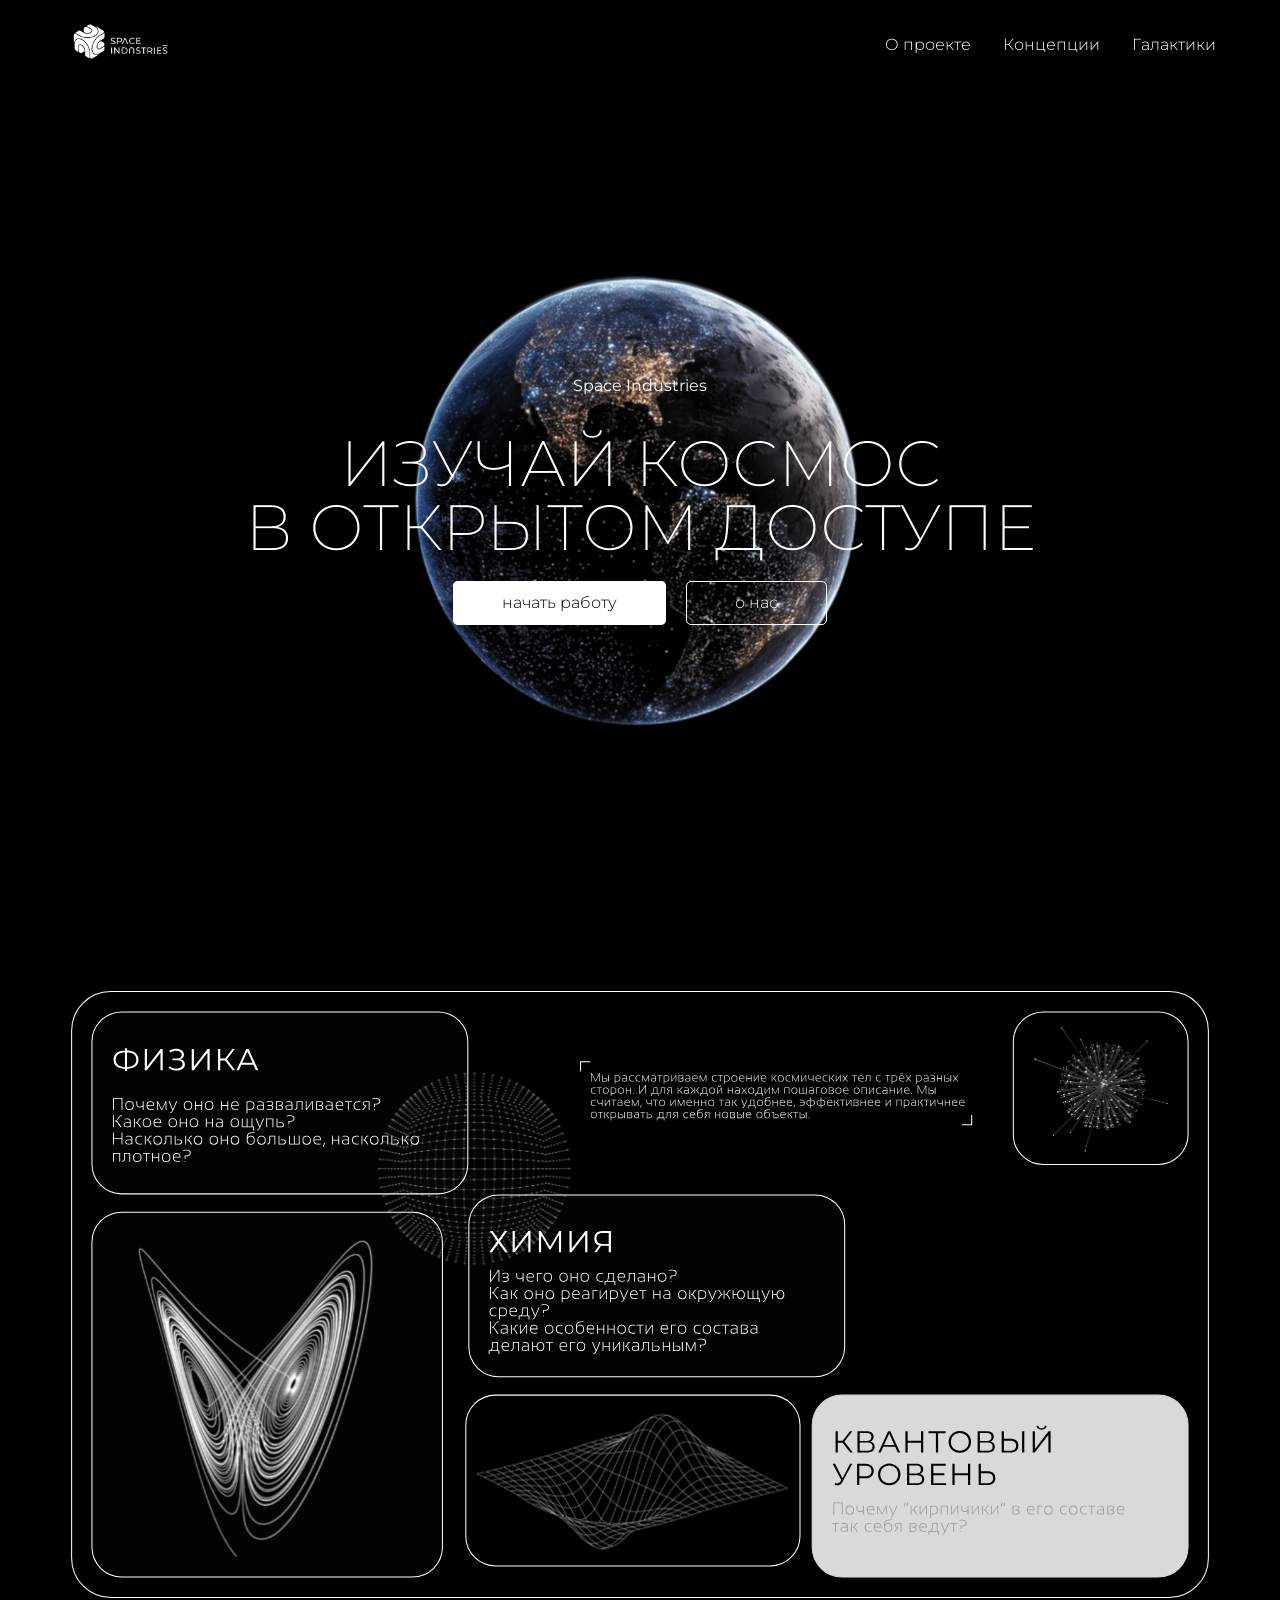
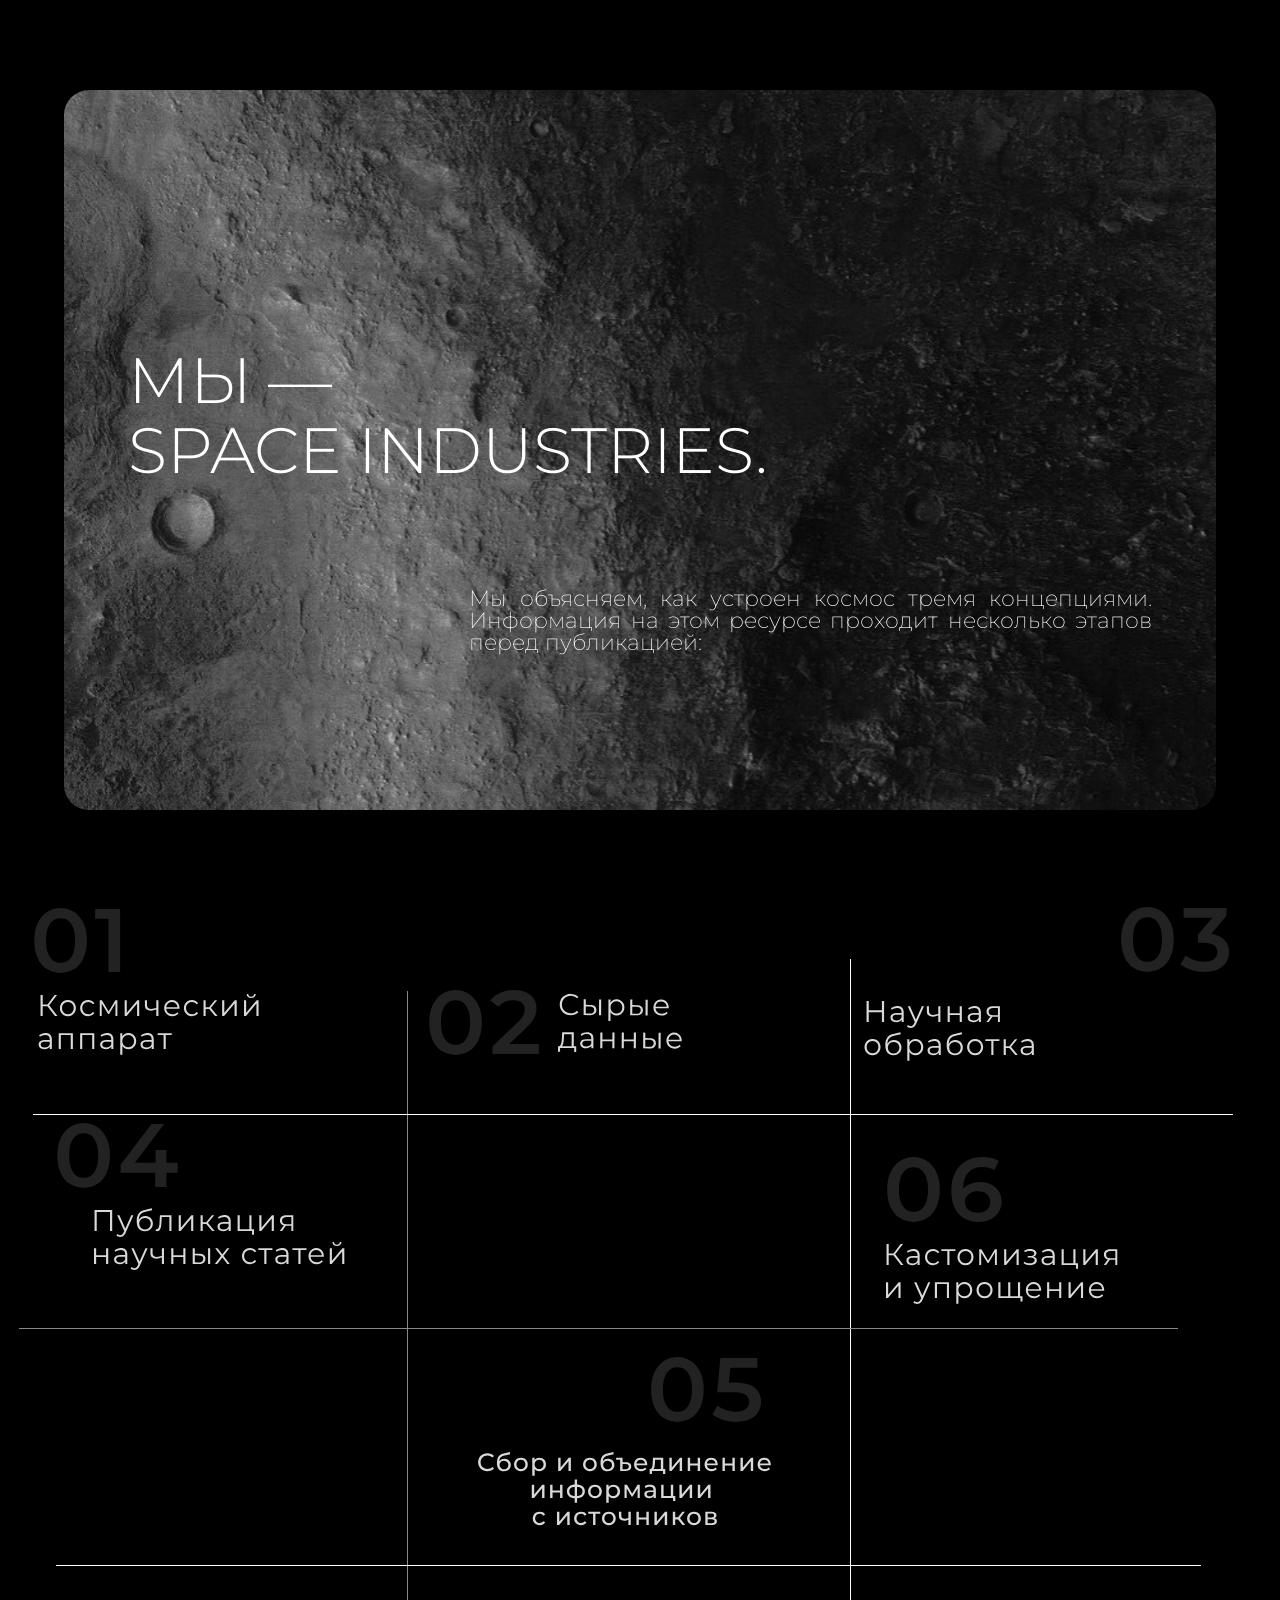
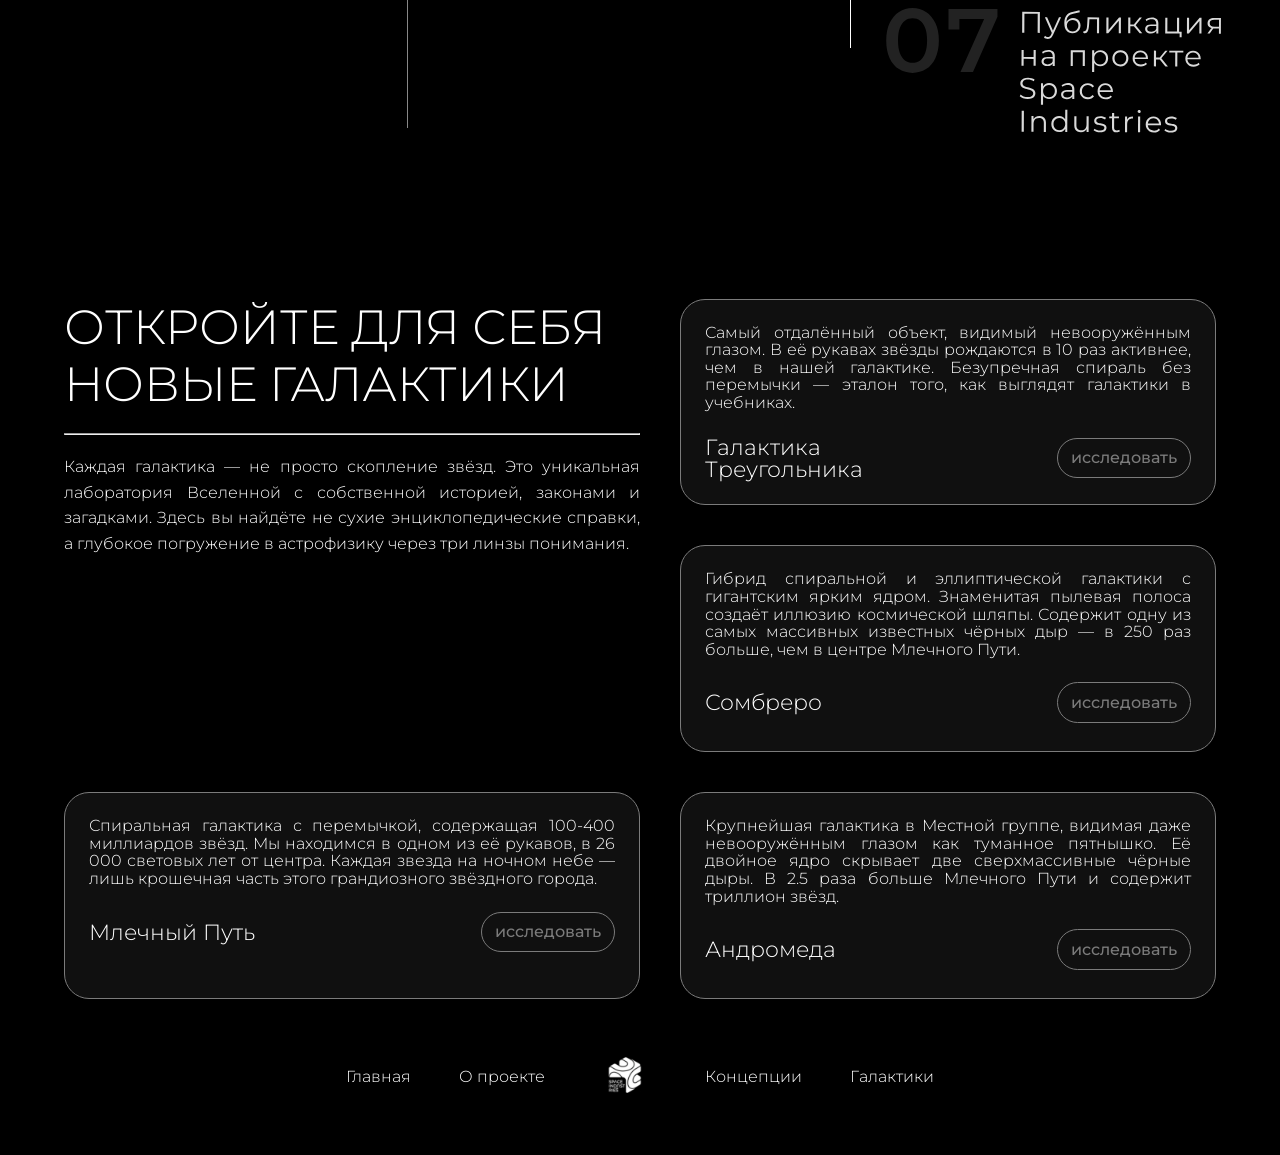
<file: index.html>
<!DOCTYPE html>
<html lang="en">
<head>
    <meta charset="UTF-8">
    <meta name="viewport" content="width=device-width, initial-scale=1.0">
    <title>SPACE INDUSTRIES</title>
    <link rel="stylesheet" href="main.css">
</head>
<body>
<!-- МЕНЮ -->
    <header class="header">
        <div class="logo">
            <img src="logo (long, dark).svg" alt="LOGO">
        </div>

        <nav class="nav">
            <a href="#about" class="nav-link">О проекте</a>
            <a href="#concepts" class="nav-link">Концепции</a>
            <a href="#galaxies" class="nav-link">Галактики</a>
        </nav>
    </header>

    <section class="hero">
        <div class="hero-content">
            <p>Space Industries</p>
            <h1>ИЗУЧАЙ КОСМОС<br>В ОТКРЫТОМ ДОСТУПЕ</h1>
            <div class="nav-buttons">
                <a href="#galaxies" class="light">начать работу</a>
                <a href="#about">о нас</a>
            </div>
        </div>
    </section>

<!-- КОНЦЕПЦИИ SPACE INDUSTRIES -->
    <div class="concepts-card1" id="concepts">
        <img src="concepts.svg" alt="">
    </div>

<!-- ПОДРОБНЕЕ О SPACE INDUSTRIES -->
    <div class="we-are-space-industries" id="about">
        <div class="we-are-space-industries-grid">
            <h2>МЫ —<br>SPACE INDUSTRIES.</h2>
            <p>Мы объясняем, как устроен космос тремя концепциями. 
                Информация на этом ресурсе проходит несколько этапов перед 
                публикацией:</p>
        </div>
    </div>

<!-- АЛГОРИТМ СОЗДАНИЯ КОНТЕНТА -->
    <div class="steps-content">
        <img src="table (research_info).svg" alt="">
    </div>

<!-- СПИСОК ГАЛАКТИК -->
    <div class="galaxies-content" id="galaxies">
        <div class="galaxies-grid">
            <div class="first">
                <h2>ОТКРОЙТЕ ДЛЯ СЕБЯ НОВЫЕ ГАЛАКТИКИ</h2>
                <hr>
                <p>Каждая галактика — не просто скопление звёзд. 
                    Это уникальная лаборатория Вселенной с собственной историей, 
                    законами и загадками. Здесь вы найдёте не сухие 
                    энциклопедические справки, а глубокое погружение в 
                    астрофизику через три линзы понимания.</p>
            </div>
            <div class="galaxy triangle">
                <p>Самый отдалённый объект, видимый невооружённым глазом. 
                    В её рукавах звёзды рождаются в 10 раз активнее, чем в 
                    нашей галактике. Безупречная спираль без перемычки — эталон 
                    того, как выглядят галактики в учебниках.</p>
                <div class="flexbox">
                    <h4>Галактика<br>Треугольника</h4>
                    <a href="#" class="light">исследовать</a>
                </div>
            </div>
            <div class="galaxy sombrero">
                <p>Гибрид спиральной и эллиптической галактики с гигантским ярким 
                    ядром. Знаменитая пылевая полоса создаёт иллюзию космической 
                    шляпы. Содержит одну из самых массивных известных чёрных дыр 
                    — в 250 раз больше, чем в центре Млечного Пути.</p>
                <div class="flexbox">
                    <h4>Сомбреро</h4>
                    <a href="#" class="dark">исследовать</a>
                </div>
            </div>
            <div class="galaxy milky-way">
                <p>Спиральная галактика с перемычкой, содержащая 100-400 миллиардов 
                    звёзд. Мы находимся в одном из её рукавов, в 26 000 световых 
                    лет от центра. Каждая звезда на ночном небе — лишь крошечная 
                    часть этого грандиозного звёздного города.</p>
                <div class="flexbox">
                    <h4>Млечный Путь</h4>
                    <a href="MilkyWay.html" class="dark">исследовать</a>
                </div>
            </div>
            <div class="galaxy andromeda">
                <p>Крупнейшая галактика в Местной группе, видимая даже 
                    невооружённым глазом как туманное пятнышко. Её двойное 
                    ядро скрывает две сверхмассивные чёрные дыры. В 2.5 раза 
                    больше Млечного Пути и содержит триллион звёзд.</p>
                <div class="flexbox">
                    <h4>Андромеда</h4>
                    <a href="#" class="light">исследовать</a>
                </div>
            </div>
        </div>
    </div>

<!-- ФУТЕР -->
    <footer>
        <a href="#">Главная</a>
        <a href="#">О проекте</a>
        <img src="logo (short, white).svg" alt="">
        <a href="#">Концепции</a>
        <a href="#">Галактики</a>
    </footer>
    
</body>
</html>
</file>
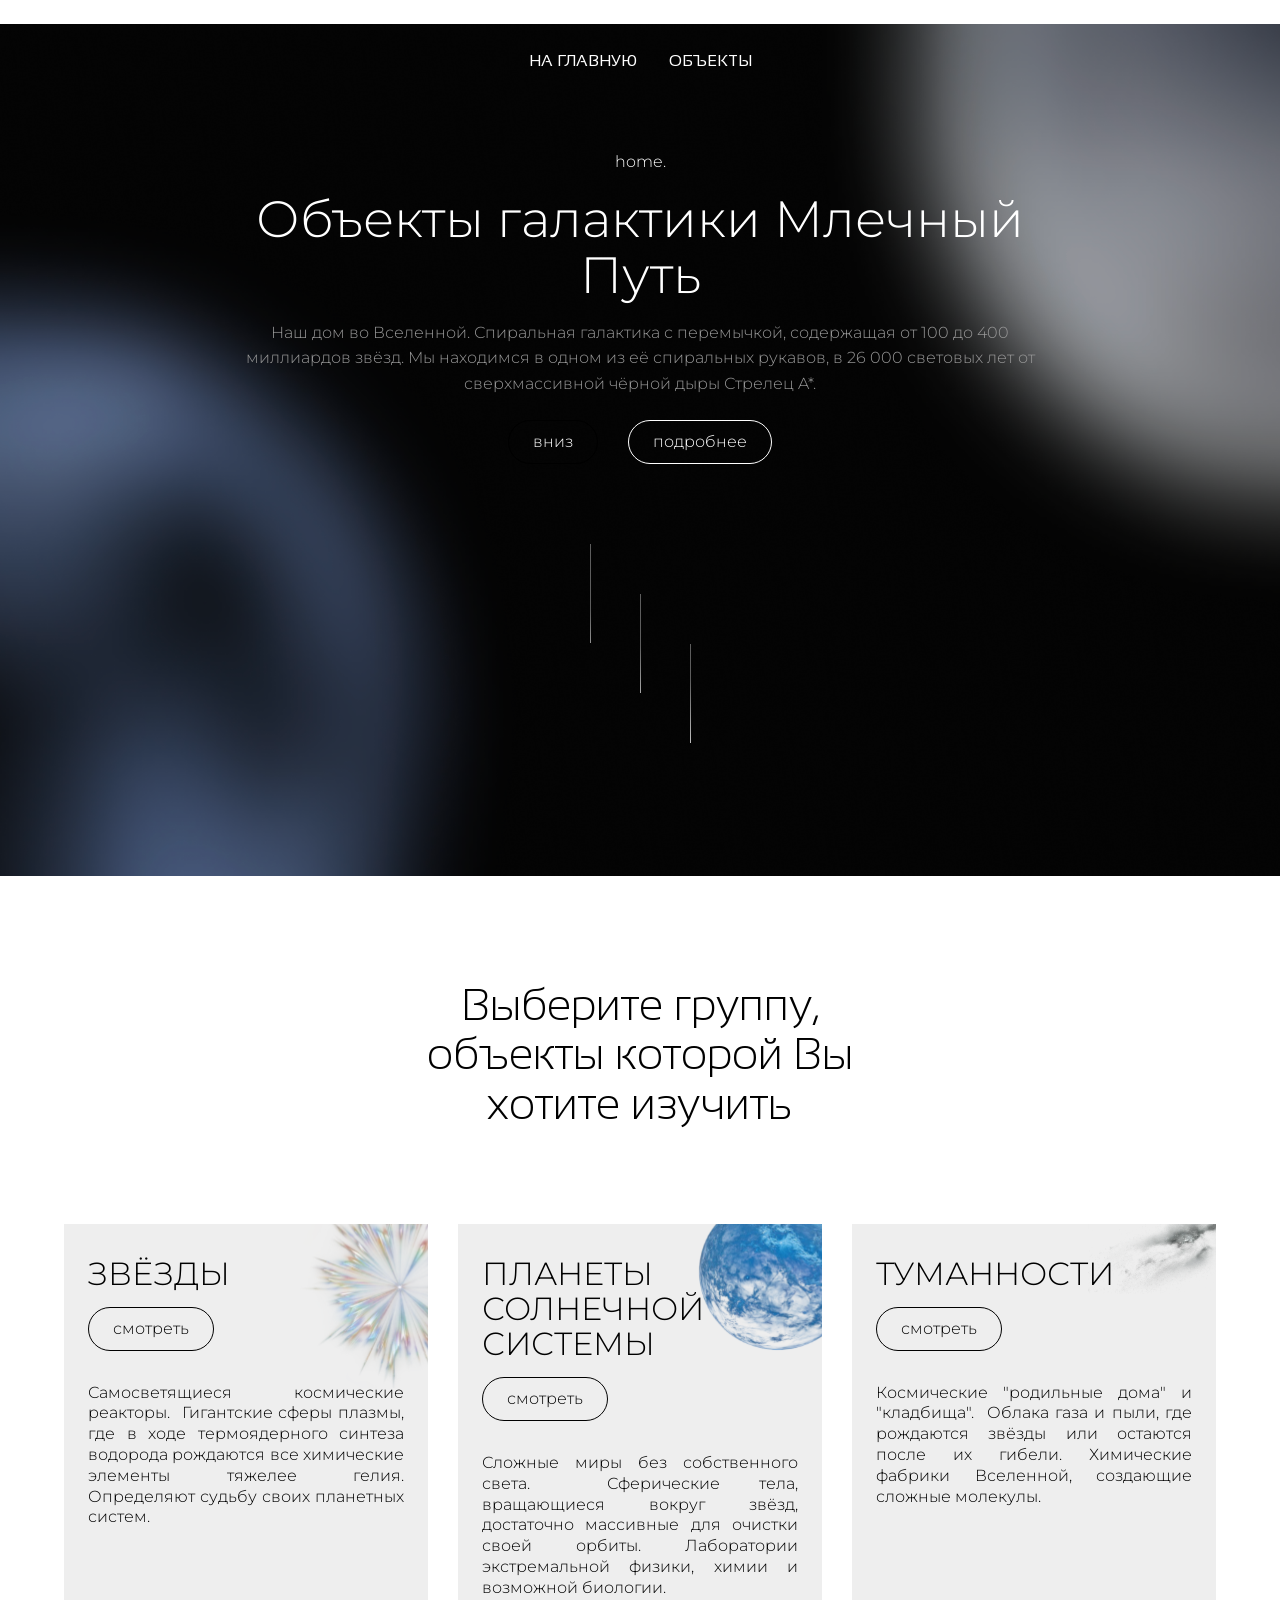
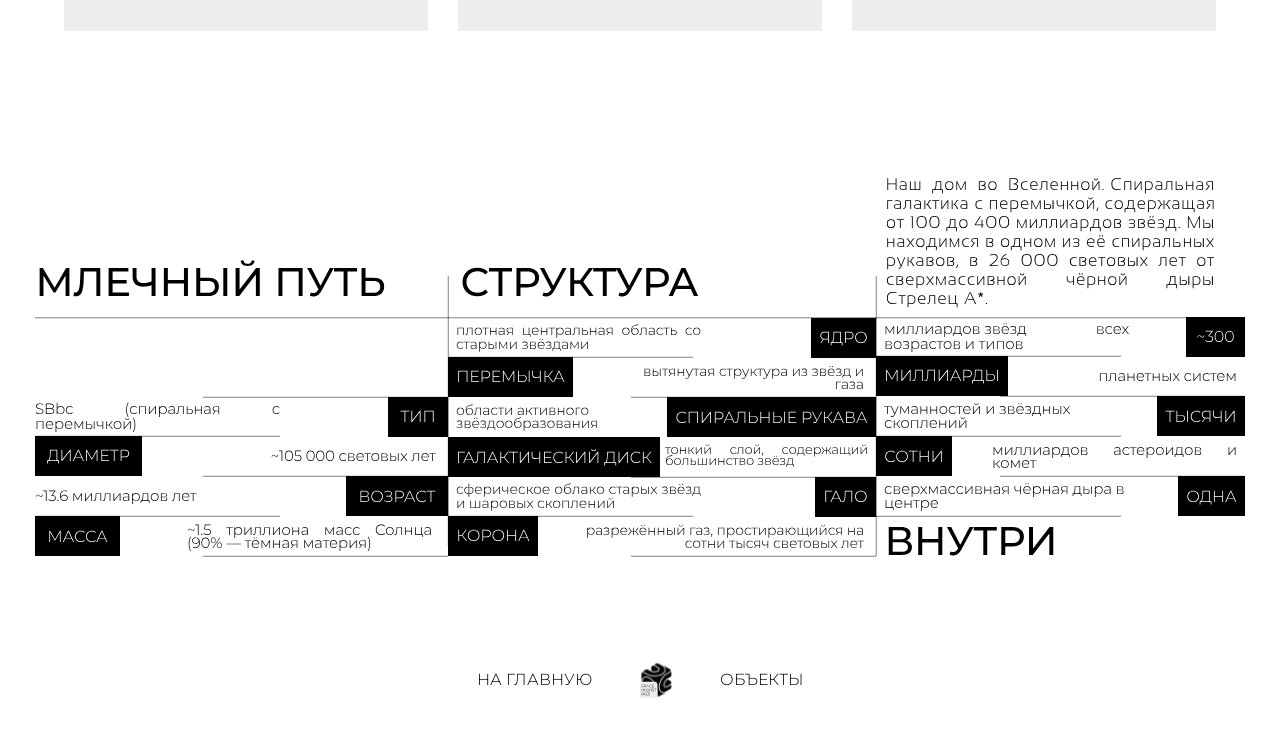
<file: MilkyWay.html>
<!DOCTYPE html>
<html lang="en">
<head>
    <meta charset="UTF-8">
    <meta name="viewport" content="width=device-width, initial-scale=1.0">
    <title>Milky Way</title>
    <link rel="stylesheet" href="MilkyWay.css">
</head>
<body>
    <!-- МЕНЮ / МЕНЮ / МЕНЮ / МЕНЮ / МЕНЮ / МЕНЮ / МЕНЮ / МЕНЮ / МЕНЮ -->
    <header class="header">
        <nav class="nav">
            <a href="index.html" class="nav-link">НА ГЛАВНУЮ</a>
            <a href="#objects" class="nav-link">ОБЪЕКТЫ</a>
        </nav>
    </header>

    <section class="hero">
        <div class="hero-content">
            <p class="home">home.</p>
            <h1>Объекты галактики Млечный Путь</h1>
            <p class="info">Наш дом во Вселенной. Спиральная галактика с перемычкой, 
                содержащая от 100 до 400 миллиардов звёзд. Мы находимся в 
                одном из её спиральных рукавов, в 26 000 световых лет от 
                сверхмассивной чёрной дыры Стрелец A*.</p>
            <div class="nav-buttons">
                <a href="#objects">вниз</a>
                <a href="#more_info" class="active">подробнее</a>
            </div>
            <img src="lines1.svg" alt="lines">
        </div>
    </section>

    <!-- ВЫБОР ГРУППЫ ОБЪЕКТОВ / ВЫБОР ГРУППЫ ОБЪЕКТОВ /ВЫБОР ГРУППЫ ОБЪЕКТОВ /ВЫБОР ГРУППЫ ОБЪЕКТОВ -->

    <div class="group" id="objects">
        <h2>Выберите группу,<br>объекты которой Вы<br>хотите изучить</h2>
        <div class="objects-card">
            <div class="stars card">
                <div class="line-objects">
                    <div class="name">
                        <h4>ЗВЁЗДЫ</h4>
                        <a>смотреть</a>
                    </div>
                    <div class="image">
                        <img src="star.svg" alt="star">
                    </div>
                </div>
                <p>Самосветящиеся космические реакторы. 
                    Гигантские сферы плазмы, где в ходе 
                    термоядерного синтеза водорода рождаются 
                    все химические элементы тяжелее гелия. 
                    Определяют судьбу своих планетных систем.</p>
            </div>
            
            <div class="planets card">
                <div class="line-objects">
                    <div class="name">
                        <h4>ПЛАНЕТЫ СОЛНЕЧНОЙ СИСТЕМЫ</h4>
                        <a href="planets.html">смотреть</a>
                    </div>
                    <div class="image">
                        <img src="planet.svg" alt="planet">
                    </div>
                </div>
                <p>Сложные миры без собственного света. 
                    Сферические тела, вращающиеся вокруг звёзд, 
                    достаточно массивные для очистки своей орбиты. 
                    Лаборатории экстремальной физики, химии и 
                    возможной биологии.</p>
            </div>

            <div class="nebula card">
                <div class="line-objects">
                    <div class="name">
                        <h4>ТУМАННОСТИ</h4>
                        <a>смотреть</a>
                    </div>
                    <div class="image">
                        <img src="nebula.svg" alt="nebula">
                    </div>
                </div>
                <p>Космические "родильные дома" и "кладбища". 
                    Облака газа и пыли, где рождаются звёзды или 
                    остаются после их гибели. Химические фабрики 
                    Вселенной, создающие сложные молекулы.</p>
            </div>
        </div>
    </div>

    <!-- СТРУКТУРА МЛЕЧНОГО ПУТИ / СТРУКТУРА МЛЕЧНОГО ПУТИ / СТРУКТУРА МЛЕЧНОГО ПУТИ / СТРУКТУРА МЛЕЧНОГО ПУТИ /-->

    <div class="structure" id="more_info">
        <img src="table(Milky Way).svg" alt="Milky Way structure">
    </div>

    <!-- ФУТЕР / ФУТЕР / ФУТЕР / ФУТЕР / ФУТЕР / ФУТЕР / ФУТЕР / ФУТЕР / ФУТЕР / ФУТЕР / ФУТЕР-->

    <footer>
        <a href="#">НА ГЛАВНУЮ</a>
        <img src="logo (short, light).svg" alt="LOGO">
        <a href="#">ОБЪЕКТЫ</a>
    </footer>
    
</body>
</html>
</file>
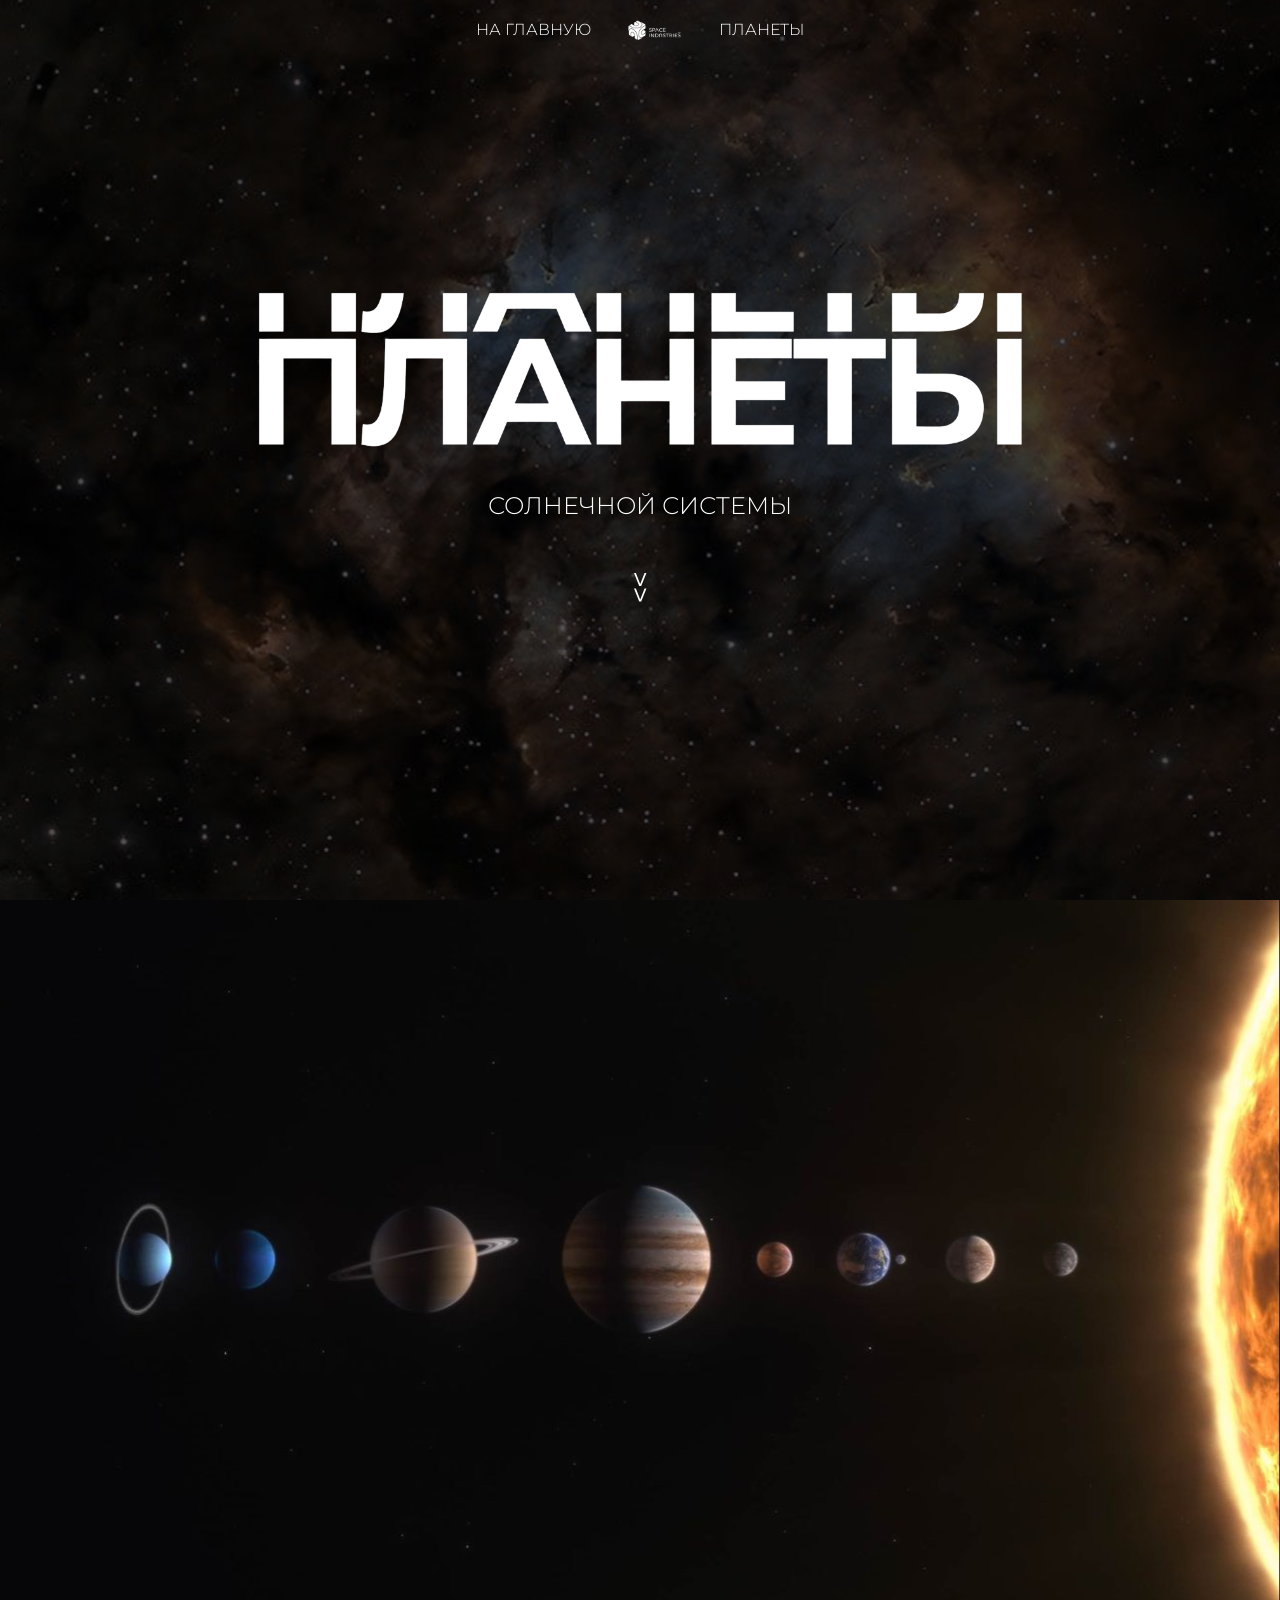
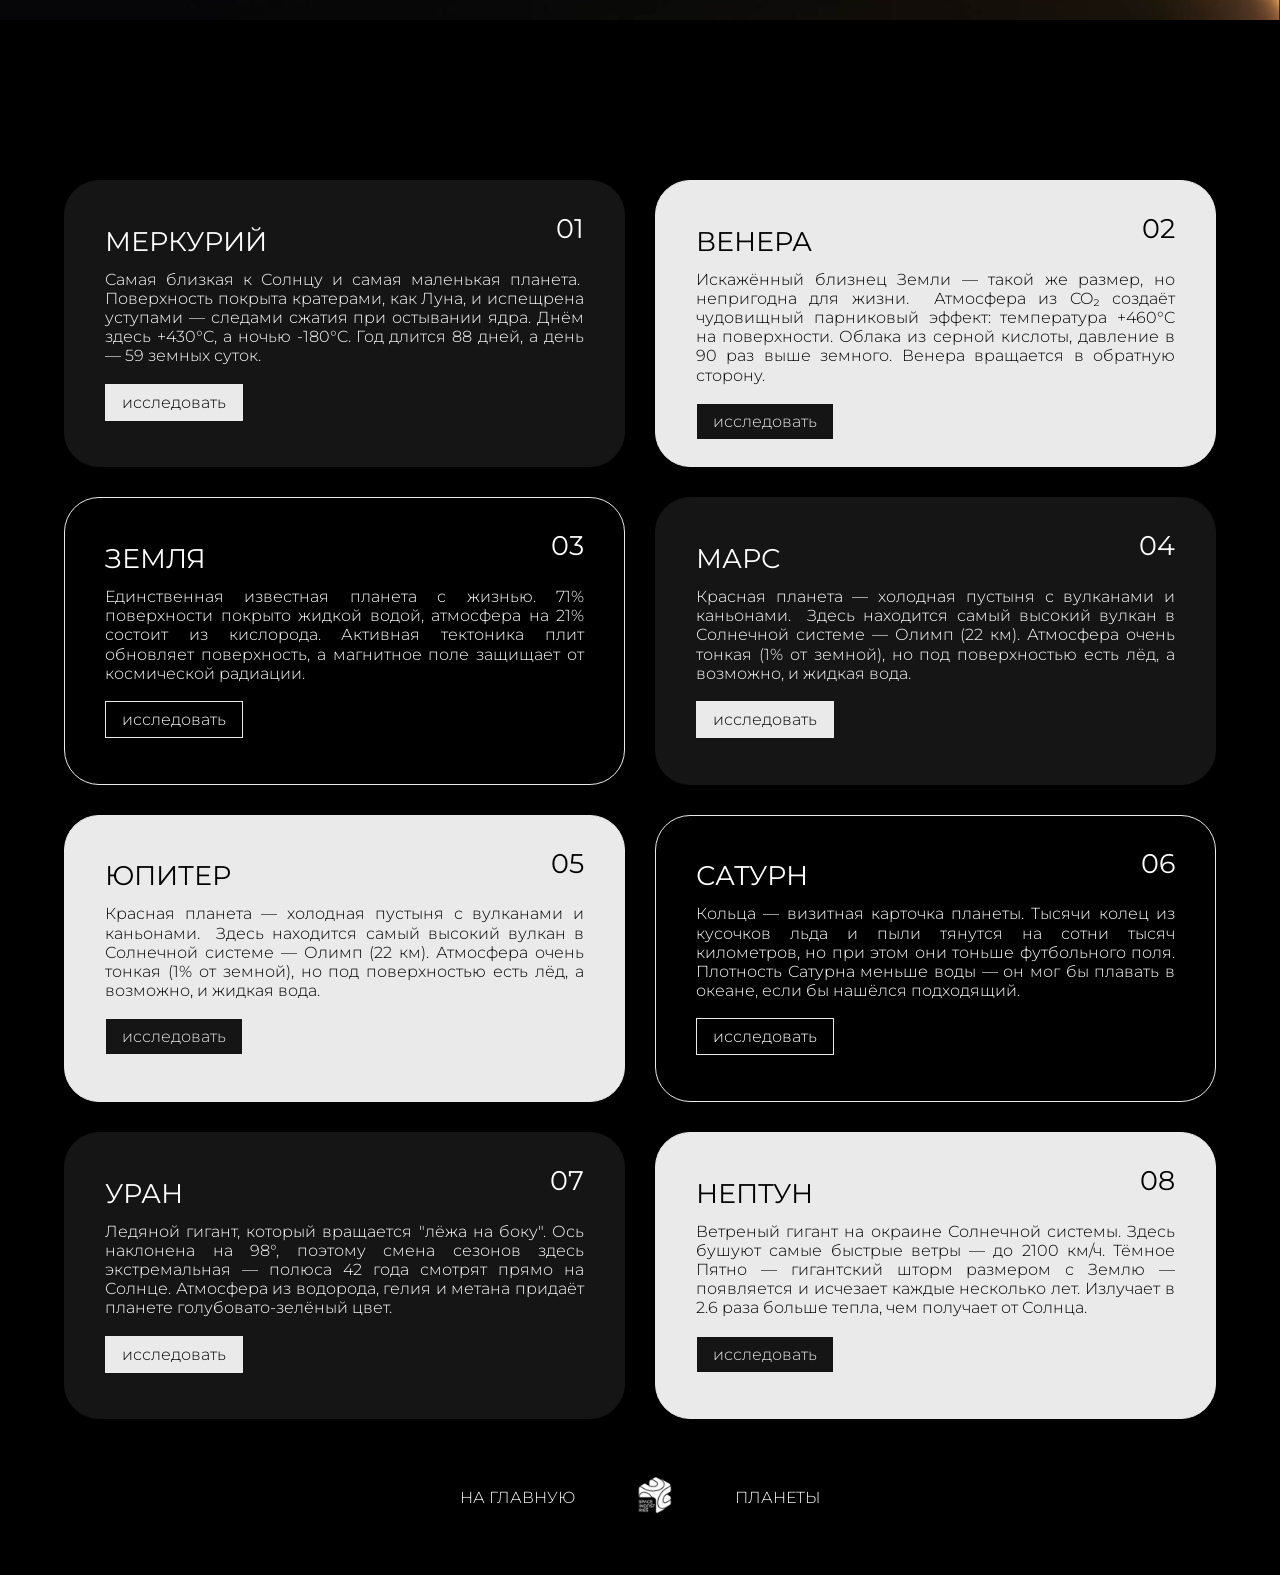
<file: planets.html>
<!DOCTYPE html>
<html lang="en">
<head>
    <meta charset="UTF-8">
    <meta name="viewport" content="width=device-width, initial-scale=1.0">
    <title>Solar System Planets</title>
    <link rel="stylesheet" href="planets.css">
</head>
<body>
    <!-- МЕНЮ / МЕНЮ / МЕНЮ / МЕНЮ / МЕНЮ / МЕНЮ / МЕНЮ / МЕНЮ / МЕНЮ -->
    <header class="header">
        <nav class="nav">
            <a href="index.html" class="nav-link">НА ГЛАВНУЮ</a>
            <img src="logo (long, dark).svg" alt="LOGO">
            <a href="#planets" class="nav-link">ПЛАНЕТЫ</a>
        </nav>
    </header>
<!-- HERO-БЛОК / HERO-БЛОК / HERO-БЛОК / HERO-БЛОК / HERO-БЛОК / HERO-БЛОК -->
    <section class="hero">
        <div class="hero-content">
            <img class="h1" src="planets (h1).svg" alt="PLANETS">
            <p>СОЛНЕЧНОЙ СИСТЕМЫ</p>
            <img src="arrows.svg" alt="arrows" class="arrows">
        </div>
    </section>
<!-- СПИСОК ПЛАНЕТ / СПИСОК ПЛАНЕТ / СПИСОК ПЛАНЕТ / СПИСОК ПЛАНЕТ / СПИСОК ПЛАНЕТ / -->
    <div class="solar-system" id="planets">
        <img src="solar-system.svg" alt="">
    </div>

    <div class="planets-list">
        <div class="planets-list-grid">

<!-- МЕРКУРИЙ / МЕРКУРИЙ / МЕРКУРИЙ / МЕРКУРИЙ / МЕРКУРИЙ / МЕРКУРИЙ / МЕРКУРИЙ /-->
            <div class="card first gray">
                <div class="line-objects">
                    <h4>МЕРКУРИЙ</h4>
                    <p class="num">01</p>
                </div>
                <p class="text">Самая близкая к Солнцу и самая маленькая планета. 
                    Поверхность покрыта кратерами, как Луна, и испещрена 
                    уступами — следами сжатия при остывании ядра. Днём здесь 
                    +430°C, а ночью -180°C. Год длится 88 дней, а день — 59 
                    земных суток.</p>
                <a href="#">исследовать</a>
            </div>

<!-- ВЕНЕРА / ВЕНЕРА / ВЕНЕРА / ВЕНЕРА / ВЕНЕРА / ВЕНЕРА / ВЕНЕРА /-->
            <div class="card second white">
                <div class="line-objects">
                    <h4>ВЕНЕРА</h4>
                    <p class="num">02</p>
                </div>
                <p class="text">Искажённый близнец Земли — такой же размер, но непригодна для жизни. 
                    Атмосфера из CO₂ создаёт чудовищный парниковый эффект: температура +460°C 
                    на поверхности. Облака из серной кислоты, давление в 90 раз выше земного. 
                    Венера вращается в обратную сторону.</p>
                <a href="#" class="black">исследовать</a>
            </div>
<!-- ЗЕМЛЯ / ЗЕМЛЯ / ЗЕМЛЯ / ЗЕМЛЯ / ЗЕМЛЯ / ЗЕМЛЯ / ЗЕМЛЯ /-->
            <div class="card third">
                <div class="line-objects">
                    <h4>ЗЕМЛЯ</h4>
                    <p class="num">03</p>
                </div>
                <p class="text">Единственная известная планета с жизнью. 71% поверхности покрыто 
                    жидкой водой, атмосфера на 21% состоит из кислорода. Активная 
                    тектоника плит обновляет поверхность, а магнитное поле защищает от 
                    космической радиации.</p>
                <a href="#">исследовать</a>
            </div>
<!-- МАРС / МАРС / МАРС / МАРС / МАРС / МАРС / МАРС /-->
            <div class="card fourth gray">
                <div class="line-objects">
                    <h4>МАРС</h4>
                    <p class="num">04</p>
                </div>
                <p class="text">Красная планета — холодная пустыня с вулканами и каньонами.
                     Здесь находится самый высокий вулкан в Солнечной системе — 
                    Олимп (22 км). Атмосфера очень тонкая (1% от земной), но под 
                    поверхностью есть лёд, а возможно, и жидкая вода.</p>
                <a href="#">исследовать</a>
            </div>
<!-- ЮПИТЕР / ЮПИТЕР / ЮПИТЕР / ЮПИТЕР / ЮПИТЕР / ЮПИТЕР / ЮПИТЕР /-->
            <div class="card fifth white">
                <div class="line-objects">
                    <h4>ЮПИТЕР</h4>
                    <p class="num">05</p>
                </div>
                <p class="text">Красная планета — холодная пустыня с вулканами и каньонами.
                     Здесь находится самый высокий вулкан в Солнечной системе — 
                    Олимп (22 км). Атмосфера очень тонкая (1% от земной), но под 
                    поверхностью есть лёд, а возможно, и жидкая вода.</p>
                <a href="jupiter.html">исследовать</a>
            </div>
<!-- САТУРН / САТУРН / САТУРН / САТУРН / САТУРН / САТУРН / САТУРН /-->
            <div class="card sixth">
                <div class="line-objects">
                    <h4>САТУРН</h4>
                    <p class="num">06</p>
                </div>
                <p class="text">Кольца — визитная карточка планеты. Тысячи колец из кусочков 
                    льда и пыли тянутся на сотни тысяч километров, но при этом 
                    они тоньше футбольного поля. Плотность Сатурна меньше воды — 
                    он мог бы плавать в океане, если бы нашёлся подходящий.</p>
                <a href="#">исследовать</a>
            </div>
<!-- УРАН / УРАН / УРАН / УРАН / УРАН / УРАН / УРАН /-->
            <div class="card seventh gray">
                <div class="line-objects">
                    <h4>УРАН</h4>
                    <p class="num">07</p>
                </div>
                <p class="text">Ледяной гигант, который вращается "лёжа на боку". Ось наклонена на 98°, 
                    поэтому смена сезонов здесь экстремальная — полюса 42 года смотрят прямо 
                    на Солнце. Атмосфера из водорода, гелия и метана придаёт планете 
                    голубовато-зелёный цвет.</p>
                <a href="#">исследовать</a>
            </div>
<!-- НЕПТУН / НЕПТУН / НЕПТУН / НЕПТУН / НЕПТУН / НЕПТУН / НЕПТУН /-->
            <div class="card eighth white">
                <div class="line-objects">
                    <h4>НЕПТУН</h4>
                    <p class="num">08</p>
                </div>
                <p class="text">Ветреный гигант на окраине Солнечной системы. Здесь 
                    бушуют самые быстрые ветры — до 2100 км/ч. Тёмное 
                    Пятно — гигантский шторм размером с Землю — появляется и
                     исчезает каждые несколько лет. Излучает в 2.6 раза больше 
                     тепла, чем получает от Солнца.</p>
                <a href="#">исследовать</a>
            </div>
        </div>
    </div>

    <footer>
        <a href="index.html">НА ГЛАВНУЮ</a>
        <img src="logo (short, white).svg" alt="LOGO">
        <a href="#planets">ПЛАНЕТЫ</a>
    </footer>
    
</body>
</html>
</file>
<file: main.css>
@import url('https://fonts.googleapis.com/css2?family=Jost:ital,wght@0,100..900;1,100..900&family=Montserrat:ital,wght@0,100..900;1,100..900&family=Poppins:ital,wght@0,100;0,200;0,300;0,400;0,500;0,600;0,700;0,800;0,900;1,100;1,200;1,300;1,400;1,500;1,600;1,700;1,800;1,900&family=Raleway:ital,wght@0,100..900;1,100..900&family=Roboto:ital,wght@0,100..900;1,100..900&family=Sansation:ital,wght@0,300;0,400;0,700;1,300;1,400;1,700&family=Unbounded:wght@200..900&display=swap');

:root {
    --light-gray: #7B7B7B;
    --dark-gray: #101010;
    --border-radius: 25px;
    --letter-spacing: 26%;
    --font-size: 16px;
    --dark-white: #D9D9D9;
}

/* УЛУЧШЕНИЯ */

/* Плавные переходы для всех элементов */
* {
    transition: all 0.3s ease;
}

/* Улучшенная читаемость на мобильных */
@media (max-width: 768px) {
    body {
        font-size: 14px;
    }
    
    /* Отключаем hover на телефонах (чтобы не было залипаний) */
    .nav-buttons a:hover,
    .galaxies-grid a:hover,
    footer a:hover {
        transform: none;
    }
}

/* Для сенсорных экранов увеличиваем кнопки */
@media (hover: none) and (pointer: coarse) {
    .nav-buttons a,
    .galaxies-grid a,
    footer a {
        padding: 0.8rem 1.5rem;
        min-height: 44px; /* Apple рекомендует минимум 44px для тапов */
    }
}

/* ОСНОВНЫЕ НАСТРОЙКИ */

* {
    margin: 0;
    padding: 0;
    box-sizing: border-box;
}

body {
    font-family: 'Montserrat', sans-serif;
    line-height: 1.6;
    color: white;
    background: black;
    font-weight: 300;
}

/* HEADER-НАСТРОЙКИ */

.header {
    display: flex;
    justify-content: space-between;
    align-items: center;
    padding: 1rem 5%;
    top: 0;
    flex-wrap: wrap;
    gap: 1rem;
}

.nav {
    display: flex;
    gap: 2rem;
    flex-wrap: wrap;
}

.nav-link {
    text-decoration: none;
    color: white;
    transition: color 0.3s;
}

.nav-link:hover {
    color: var(--light-gray)
}

/* HERO-БЛОК */

.hero {
    display: flex;
    align-items: center;
    justify-content: center;
    text-align: center;
    min-height: 90vh;
    background: url('background1.png') no-repeat center center / 40% auto black;
}

.hero-content {
    max-width: 1000px;
    padding: 2rem;
}

.hero-content h1 {
    font-size: 4rem;
    margin-bottom: 2rem;
    line-height: 1;
    font-weight: 200;
}

.hero-content p {
    font-size: 1rem;
    margin-bottom: 2rem;
    font-weight: 400;
}

.nav-buttons {
    display: inline-block;
}

.nav-buttons a {
    border: 1px white solid;
    border-radius: 5px;
    padding: 0.7rem 3rem;
    margin: 0.5rem;
    text-decoration: none;
    color: white;
    transition: all 0.6s ease;
}

.nav-buttons a:hover {
    border: 1px white solid;
    color: black;
    background: white;
}

.nav-buttons .light {
    background: white;
    color: black;
    transition: all 0.6s ease;
}

.nav-buttons .light:hover {
    background: none;
    color: white;
}

/* ОПИСАНИЕ ТРЁХ КОНЦЕПЦИЙ */

.concepts-card1 {
    display: flex;
    justify-content: center;
    align-items: center;
    min-height: 70vh;
    margin: 5rem 0;
}

.concepts-card1 img {
     min-width: 90vw;
}

/* МЫ - SPACE INDUSTRIES */
.we-are-space-industries {
    margin: 0 4rem;
    display: flex;
    justify-content: center;
    align-items: center;
    min-height: 80vh;
    background: url('background2.svg') no-repeat center center / cover;
    border-radius: var(--border-radius);
}

.we-are-space-industries-grid {
    width: 80vw;
    display: grid;
    grid-template-columns: repeat(3, 1fr);
    grid-template-rows: repeat(3, 1fr);
    min-height: 70vh;
    background: transparent;
}

.we-are-space-industries h2 {
    grid-column: 1 / 3;
    grid-row: 2 / 3;
    font-size: 4rem;
    font-weight: 300;
    line-height: 1.1;
}

.we-are-space-industries p {
    grid-column: 2 / 4;
    grid-row: 3 / 4;
    font-size: 1.4rem;
    font-weight: 200;
    line-height: 1;
    text-align: justify;
    margin-top: 2rem;
}

/* ШАГИ ПО СБОРКЕ ИНФОРМАЦИИ */

.steps-content {
    display: flex;
    justify-content: center;
    align-items: center;
    min-height: 70vh;
    margin: 5rem 0;
}

.steps-content img {
     min-width: 90vw;
}

/* СПИСОК ГАЛАКТИК */

.galaxies-content {
    margin-top: 10rem;
    display: flex;
    justify-content: center;
    align-items: center;
}
.galaxies-grid {
    display: grid;
    width: 90vw;
    grid-template-columns: 1fr 1fr;
    grid-template-rows: repeat(3, 1fr);
    gap: 40px;
}
.galaxies-grid .first {
    grid-column: 1 / 2;
    grid-row: 1 / 3;
    width: 45vw;
}
.first h2 {
    font-weight: 300;
    font-size: 3rem;
    line-height: 1.2;
    letter-spacing: var(--letter-spacing);
    margin-bottom: 1.2rem;
}
.first hr {
    margin-bottom: 1.2rem;
}
.first p {
    text-align: justify;
    font-size: 1rem;
}

.galaxies-grid .galaxy {
    background-color: var(--dark-gray);
    border: 1px solid var(--light-gray);
    padding: 1.5rem 1.5rem;
    border-radius: var(--border-radius);
}
.galaxy p {
    line-height: 1.1;
    text-align: justify;
}
.galaxy h4 {
    line-height: 1;
    font-weight: 300;
    font-size: 1.4rem;
    margin-top: 1.5rem;
}
.flexbox {
    display: flex;
    align-items: center;
    justify-content: space-between;
}
.galaxies-grid a {
    border: 1px solid var(--light-gray);
    border-radius: var(--border-radius);
    padding: 0.4rem 0.8rem;
    margin-top: 1.5rem;
    text-decoration: none;
    color: var(--light-gray);
    transition: all 0.6s ease;
    font-weight: 500;
}
.galaxies-grid a:hover {
    border: 1px solid white;
    background: white;
    color: black;
}

/* ФУТЕР ФУТЕР ФУТЕР ФУТЕР ФУТЕР ФУТЕР ФУТЕР ФУТЕР */

footer {
    display: flex;
    justify-content: center;
    align-items: center;
    padding: 1rem 5%;
    top: 0;
    flex-wrap: wrap;
    gap: 3rem;
    margin: 2rem 0;
}
footer a {
    text-decoration: none;
    color: white;
    transition: all 0.6s ease;
}
footer a:hover {
    color: var(--light-gray);
}

footer img {
    max-width: 4rem;
}

/* ========== АДАПТИВНЫЙ ДИЗАЙН ========== */

/* МОБИЛЬНЫЕ ТЕЛЕФОНЫ (ширина до 768px) */
@media (max-width: 768px) {
    /* Шапка */
    .header {
        flex-direction: column;
        text-align: center;
        padding: 1rem;
    }
    
    .logo img {
        max-width: 80%;
        height: auto;
    }
    
    .nav {
        gap: 1.5rem;
        justify-content: center;
    }
    
    .nav-link {
        font-size: 0.9rem;
    }
    
    /* Hero блок */
    .hero {
        min-height: 60vh;
        background-size: 60% auto;
    }
    
    .hero-content {
        padding: 1rem;
    }
    
    .hero-content h1 {
        font-size: 2rem;
        margin-bottom: 1rem;
    }
    
    .hero-content p {
        font-size: 0.8rem;
        margin-bottom: 1.5rem;
    }
    
    .nav-buttons a {
        padding: 0.5rem 1.5rem;
        font-size: 0.8rem;
    }
    
    /* Концепции (картинка) */
    .concepts-card1 {
        min-height: 40vh;
        margin: 2rem 0;
    }
    
    .concepts-card1 img {
        min-width: 95vw;
    }
    
    /* Секция "Мы — Space Industries" */
    .we-are-space-industries {
        margin: 0 1rem;
        min-height: 50vh;
        border-radius: 20px;
    }
    
    .we-are-space-industries-grid {
        width: 90vw;
        grid-template-columns: 1fr;
        grid-template-rows: auto auto;
        min-height: auto;
        padding: 2rem;
    }
    
    .we-are-space-industries h2 {
        grid-column: 1 / 2;
        grid-row: 1 / 2;
        font-size: 2rem;
        text-align: center;
        margin-bottom: 1rem;
    }
    
    .we-are-space-industries p {
        grid-column: 1 / 2;
        grid-row: 2 / 3;
        font-size: 1rem;
        margin-top: 0;
        text-align: center;
    }
    
    /* Шаги (таблица) */
    .steps-content {
        min-height: 40vh;
        margin: 2rem 0;
    }
    
    .steps-content img {
        min-width: 95vw;
    }
    
    /* Галактики */
    .galaxies-content {
        margin-top: 3rem;
    }
    
    .galaxies-grid {
        width: 95vw;
        gap: 20px;
    }
    
    .first h2 {
        font-size: 1.8rem;
        letter-spacing: normal;
    }
    
    .first p {
        font-size: 0.9rem;
    }
    
    .galaxy {
        padding: 1rem;
    }
    
    .galaxy p {
        font-size: 0.85rem;
    }
    
    .galaxy h4 {
        font-size: 1.1rem;
        margin-top: 1rem;
    }
    
    .flexbox {
        flex-direction: column;
        align-items: flex-start;
        gap: 0.5rem;
    }
    
    .galaxies-grid a {
        margin-top: 0.5rem;
        padding: 0.3rem 0.8rem;
        font-size: 0.8rem;
    }
    
    /* Футер */
    footer {
        gap: 1.5rem;
        margin: 1rem 0;
    }
    
    footer a {
        font-size: 0.8rem;
    }
    
    footer img {
        max-width: 2.5rem;
    }
}

/* МАЛЕНЬКИЕ ТЕЛЕФОНЫ (ширина до 480px) */
@media (max-width: 480px) {
    /* Hero */
    .hero {
        min-height: 50vh;
        background-size: 80% auto;
    }
    
    .hero-content h1 {
        font-size: 1.5rem;
    }
    
    .nav-buttons {
        display: flex;
        flex-direction: column;
        align-items: center;
    }
    
    .nav-buttons a {
        width: 80%;
        text-align: center;
    }
    
    /* Секция "Мы — Space Industries" */
    .we-are-space-industries h2 {
        font-size: 1.5rem;
    }
    
    .we-are-space-industries p {
        font-size: 0.85rem;
    }
    
    /* Галактики */
    .first h2 {
        font-size: 1.4rem;
    }
    
    .first p {
        font-size: 0.8rem;
    }
    
    .galaxy p {
        font-size: 0.75rem;
    }
    
    .galaxy h4 {
        font-size: 1rem;
    }
    
    /* Футер */
    footer {
        gap: 1rem;
        flex-wrap: wrap;
    }
    
    footer a {
        font-size: 0.7rem;
    }
}

/* БОЛЬШИЕ ЭКРАНЫ (от 1400px) */
@media (min-width: 1400px) {
    .hero-content h1 {
        font-size: 4rem;
    }
    
    .we-are-space-industries h2 {
        font-size: 4rem;
    }
    
    .we-are-space-industries p {
        font-size: 1.6rem;
    }
    
    .first h2 {
        font-size: 3.5rem;
    }
    
    .galaxies-grid {
        width: 85vw;
        gap: 50px;
    }
}

/* ОЧЕНЬ БОЛЬШИЕ ЭКРАНЫ (от 1920px) */
@media (min-width: 1920px) {
    .hero-content h1 {
        font-size: 6rem;
    }
    
    .galaxies-grid {
        width: 70vw;
    }
    
    .first h2 {
        font-size: 4rem;
    }
}

/* ДЛЯ ЭКРАНОВ С ВЫСОТОЙ МЕНЬШЕ 700px (ноутбуки) */
@media (max-height: 700px) {
    .hero {
        min-height: 80vh;
    }
    
    .hero-content h1 {
        font-size: 2.5rem;
    }
}

/* АЛЬТЕРНАТИВНАЯ ВЕРСИЯ ДЛЯ ЛАНДШАФТНОЙ ОРИЕНТАЦИИ НА ТЕЛЕФОНАХ */
@media (max-width: 900px) and (orientation: landscape) {
    .hero {
        min-height: 100vh;
    }
    
    .hero-content h1 {
        font-size: 1.8rem;
    }
    
    .we-are-space-industries {
        min-height: auto;
        padding: 2rem 0;
    }
    
    .galaxies-grid {
        gap: 15px;
    }
}
</file>
<file: MilkyWay.css>
@import url('https://fonts.googleapis.com/css2?family=Jost:ital,wght@0,100..900;1,100..900&family=Montserrat:ital,wght@0,100..900;1,100..900&family=Poppins:ital,wght@0,100;0,200;0,300;0,400;0,500;0,600;0,700;0,800;0,900;1,100;1,200;1,300;1,400;1,500;1,600;1,700;1,800;1,900&family=Raleway:ital,wght@0,100..900;1,100..900&family=Roboto:ital,wght@0,100..900;1,100..900&family=Sansation:ital,wght@0,300;0,400;0,700;1,300;1,400;1,700&family=Unbounded:wght@200..900&display=swap');
@import url('https://fonts.googleapis.com/css2?family=Jost:ital,wght@0,100..900;1,100..900&family=Montserrat:ital,wght@0,100..900;1,100..900&family=Poppins:ital,wght@0,100;0,200;0,300;0,400;0,500;0,600;0,700;0,800;0,900;1,100;1,200;1,300;1,400;1,500;1,600;1,700;1,800;1,900&family=Raleway:ital,wght@0,100..900;1,100..900&family=Roboto:ital,wght@0,100..900;1,100..900&family=Sansation:ital,wght@0,300;0,400;0,700;1,300;1,400;1,700&family=Unbounded:wght@200..900&display=swap');

:root {
    --light-gray: #989898;
    --border-radius: 27px;
    --letter-spacing: 24%;
    --beige: #EEEEEE;
}

* {
    margin: 0;
    padding: 0;
    box-sizing: border-box;
}

body {
    font-family: 'Montserrat', sans-serif;
    line-height: 1.6;
    color: black;
    font-weight: 300;
}

.header {
    display: flex;
    justify-content: center;
    align-items: center;
    padding: 3rem 5%;
    top: 0;
    flex-wrap: wrap;
    gap: 1rem;

    /* КЛЮЧЕВЫЕ СВОЙСТВА ДЛЯ ПРОЗРАЧНОСТИ */
    position: absolute;     /* Поверх hero-блока */
    width: 100%;           /* На всю ширину */
    z-index: 100;          /* Чтобы быть поверх контента */
    background: none;  /* Полностью прозрачный фон */
}

.nav {
    display: flex;
    gap: 2rem;
    flex-wrap: wrap;
}

.nav-link {
    text-decoration: none;
    color: white;
    transition: color 0.3s;
    font-family: 'Sansation', sans-serif;
    font-weight: 500;
}

.nav-link:hover {
    color: var(--light-gray)
}

/* HERO-БЛОК */

.hero {
    display: flex;
    align-items: center;
    justify-content: center;
    text-align: center;
    min-height: 100vh;
    background: url('background3.png') no-repeat center center / 100% auto white;
    color: white;
}

.hero-content {
    max-width: 70vw;
    padding: 2rem;
}

.hero-content h1 {
    font-size: 3.2rem;
    font-weight: 300;
    line-height: 1.1;
    margin: 1rem 0;
}
.hero-content .info {
    color: var(--light-gray);
    margin-bottom: 1.5rem;
}
.nav-buttons {
    display: flex;
    align-items: center;
    justify-content: center;
    gap: 30px;
    margin-bottom: 5rem;
}

.nav-buttons a {
    text-decoration: none;
    color: white;
    padding: 0.5rem 1.5rem;
    border-radius: var(--border-radius);
    transition: all 0.6s ease;
    border: 1px solid black;
}

.nav-buttons a:hover {
    border: 1px white solid;
}

.nav-buttons .active {
    border: 1px white solid;
}

.nav-buttons .active:hover {
    background: white;
    color: black;
}

/* ВЫБОР ГРУППЫ ОБЪЕКТОВ */

.group {
    margin: 5rem 4rem;
    max-width: 90vw;
}

.group h2 {
    justify-content: center;
    text-align: center;
    font-weight: 300;
    font-family: 'Sansation', sans-serif;
    font-size: 2.8rem;
    line-height: 1.1;
    letter-spacing: var(--letter-spacing);
    margin-bottom: 2rem;
}

/* ОПИСАНИЕ КАРТОЧКИ ОБЪЕКТОВ - ИСПРАВЛЕНО */

.objects-card {
    display: grid;
    grid-template-columns: repeat(3, 1fr); 
    gap: 30px;
    padding: 4rem 0;
}

.objects-card .card {
    background: var(--beige);
    padding: 2rem 1.5rem;
    display: flex;
    flex-direction: column;
    height: 100%;
    max-height: 500px;
    position: relative;   
}

.line-objects {
    display: flex;
    align-items: flex-start;
    justify-content: space-between;
    flex-direction: column;
    gap: 1rem;
}

.name h4 {
    font-size: 2rem;
    font-weight: 300;
    line-height: 1.1;
    margin-bottom: 1rem;
    width: 10rem;
}

.name a {
    border: 1px solid black;
    border-radius: var(--border-radius);
    padding: 0.5rem 1.5rem;
    transition: all 0.6s ease;
    cursor: pointer;
    display: inline-block;
    text-decoration: none;
    color: black;
}

.name a:hover {
    border: 1px solid black;
    background: black;
    color: white;
}

.image {
    position: absolute;
    top: 0;     
    right: 0; 
}

.image img {
    width: 8rem;
    height: auto;
    display: block;
}

.card p {
    text-align: justify;
    line-height: 1.3;
    margin-top: 2rem;
    /* Чтобы текст занимал оставшееся пространство */
    flex-grow: 1;
}

/* ОПИСАНИЕ ГАЛАКТИКИ МЛЕЧНЫЙ ПУТЬ */

.structure {
    display: flex;
    justify-content: center;
    align-items: center;
    margin: 5rem 0;
}
.structure img {
     min-width: 90vw;
}

/* ФУТЕР */

footer {
    display: flex;
    justify-content: center;
    align-items: center;
    padding: 1rem 5%;
    top: 0;
    flex-wrap: wrap;
    gap: 3rem;
    margin: 2rem 0;
}
footer a {
    text-decoration: none;
    color: black;
    transition: all 0.6s ease;
}
footer a:hover {
    color: var(--light-gray);
}

footer img {
    max-width: 2rem;
}



/* ========== АДАПТИВНЫЙ ДИЗАЙН ========== */

/* ПЛАНШЕТЫ (ширина до 1024px) */
@media (max-width: 1024px) {
    /* Hero блок */
    .hero {
        min-height: 90vh;
        background-size: cover;
    }
    
    .hero-content {
        max-width: 85vw;
    }
    
    .hero-content h1 {
        font-size: 2.5rem;
    }
    
    .hero-content .info {
        font-size: 0.9rem;
    }
    
    /* Заголовок группы */
    .group h2 {
        font-size: 2.2rem;
        letter-spacing: normal;
    }
    
    /* Карточки */
    .objects-card {
        gap: 20px;
        padding: 2rem 0;
    }
    
    .objects-card .card {
        max-height: 550px;
        padding: 1.5rem;
    }
    
    .name h4 {
        font-size: 1.5rem;
        width: auto;
    }
    
    .image img {
        width: 6rem;
    }
    
    .card p {
        font-size: 0.9rem;
    }
}

/* ПЛАНШЕТЫ (ширина до 900px) */
@media (max-width: 900px) {
    /* Карточки становятся в 2 колонки */
    .objects-card {
        grid-template-columns: repeat(2, 1fr);
        gap: 25px;
    }
    
    .group {
        margin: 3rem 2rem;
        max-width: 95vw;
    }
    
    .group h2 {
        font-size: 2rem;
    }
}

/* МОБИЛЬНЫЕ ТЕЛЕФОНЫ (ширина до 768px) */
@media (max-width: 768px) {
    /* Шапка */
    .header {
        padding: 1.5rem 5%;
        background: rgba(0, 0, 0, 0.5);
        backdrop-filter: blur(5px);
    }
    
    .nav {
        gap: 1.5rem;
    }
    
    .nav-link {
        font-size: 0.9rem;
    }
    
    /* Hero блок */
    .hero {
        min-height: 100vh;
        background-size: cover;
        background-position: center;
    }
    
    .hero-content {
        max-width: 90vw;
        padding: 1.5rem;
    }
    
    .hero-content h1 {
        font-size: 1.8rem;
        margin: 0.5rem 0;
    }
    
    .hero-content .home {
        font-size: 0.8rem;
    }
    
    .hero-content .info {
        font-size: 0.85rem;
        margin-bottom: 1rem;
    }
    
    .nav-buttons {
        gap: 20px;
        margin-bottom: 3rem;
    }
    
    .nav-buttons a {
        padding: 0.4rem 1.2rem;
        font-size: 0.8rem;
    }
    
    /* Заголовок группы */
    .group {
        margin: 2rem 1.5rem;
    }
    
    .group h2 {
        font-size: 1.6rem;
        margin-bottom: 1rem;
    }
    
    /* Карточки */
    .objects-card {
        grid-template-columns: 1fr;  /* Одна колонка на телефонах */
        gap: 20px;
        padding: 1rem 0;
    }
    
    .objects-card .card {
        max-height: 380px;
        padding: 1.5rem;
    }
    
    .name h4 {
        font-size: 1.3rem;
        margin-bottom: 0.5rem;
    }
    
    .name a {
        padding: 0.3rem 1rem;
        font-size: 0.8rem;
    }
    
    .image img {
        width: 5rem;
    }
    
    .card p {
        font-size: 0.85rem;
        margin-top: 1.5rem;
    }
    
    /* Структура */
    .structure {
        margin: 2rem 0;
    }
    
    .structure img {
        min-width: 95vw;
    }
    
    /* Футер */
    footer {
        gap: 1.5rem;
        margin: 1rem 0;
    }
    
    footer a {
        font-size: 0.8rem;
    }
    
    footer img {
        max-width: 1.8rem;
    }
}

/* МАЛЕНЬКИЕ ТЕЛЕФОНЫ (ширина до 480px) */
@media (max-width: 480px) {
    /* Шапка */
    .header {
        padding: 1rem 5%;
    }
    
    .nav {
        gap: 1rem;
    }
    
    .nav-link {
        font-size: 0.8rem;
    }
    
    /* Hero блок */
    .hero-content h1 {
        font-size: 1.4rem;
    }
    
    .hero-content .info {
        font-size: 0.75rem;
    }
    
    .nav-buttons {
        flex-direction: column;
        gap: 10px;
        margin-bottom: 2rem;
    }
    
    .nav-buttons a {
        width: 150px;
        text-align: center;
    }
    
    /* Заголовок группы */
    .group {
        margin: 1.5rem 1rem;
    }
    
    .group h2 {
        font-size: 1.3rem;
    }
    
    /* Карточки */
    .objects-card {
        gap: 15px;
    }
    
    .objects-card .card {
        padding: 1.2rem;
        max-height: 350px;
    }
    
    .name h4 {
        font-size: 1.1rem;
    }
    
    .name a {
        padding: 0.25rem 0.8rem;
        font-size: 0.7rem;
    }
    
    .image img {
        width: 4rem;
    }
    
    .card p {
        font-size: 0.75rem;
        margin-top: 1rem;
    }
    
    /* Футер */
    footer {
        gap: 1rem;
        flex-wrap: wrap;
    }
    
    footer a {
        font-size: 0.7rem;
    }
    
    footer img {
        max-width: 1.5rem;
    }
}

/* БОЛЬШИЕ ЭКРАНЫ (от 1400px) */
@media (min-width: 1400px) {
    .hero-content .home {
        margin-top: 6rem;
    }

    .hero-content h1 {
        font-size: 4rem;
    }
    
    .hero-content .info {
        font-size: 1.2rem;
    }
    
    .group h2 {
        font-size: 3.2rem;
    }
    
    .objects-card {
        gap: 40px;
    }
    
    .objects-card .card {
        max-height: 550px;
    }
    
    .name h4 {
        font-size: 2.2rem;
    }
    
    .card p {
        font-size: 1rem;
    }
}

/* ОЧЕНЬ БОЛЬШИЕ ЭКРАНЫ (от 1920px) */
@media (min-width: 1920px) {
    .hero-content h1 {
        font-size: 5rem;
    }
    
    .group h2 {
        font-size: 3.5rem;
    }
    
    .objects-card .card {
        max-height: 600px;
    }
    
    .name h4 {
        font-size: 2.5rem;
    }
    
    .card p {
        font-size: 1.1rem;
    }
}

/* ДЛЯ ЭКРАНОВ С ВЫСОТОЙ МЕНЬШЕ 700px */
@media (max-height: 700px) {
    .hero {
        min-height: 120vh;
    }
    
    .hero-content {
        padding: 1rem;
    }
    
    .hero-content h1 {
        font-size: 2rem;
    }
    
    .nav-buttons {
        margin-bottom: 2rem;
    }
}

/* АЛЬТЕРНАТИВНАЯ ВЕРСИЯ ДЛЯ ЛАНДШАФТНОЙ ОРИЕНТАЦИИ */
@media (max-width: 900px) and (orientation: landscape) {
    .hero {
        min-height: 120vh;
    }
    
    .hero-content h1 {
        font-size: 1.6rem;
    }
    
    .objects-card {
        grid-template-columns: repeat(2, 1fr);
    }
    
    .objects-card .card {
        max-height: 300px;
    }
    
    .group {
        margin: 2rem;
    }
}

/* ДЛЯ ТЕЛЕФОНОВ С ВЫСОКИМ ЭКРАНОМ */
@media (min-height: 800px) and (max-width: 768px) {
    .hero {
        min-height: 90vh;
    }
    
    .objects-card .card {
        max-height: 300px;
    }
}

/* Улучшения для сенсорных экранов */
@media (hover: none) and (pointer: coarse) {
    .nav-link,
    .name a,
    .nav-buttons a,
    footer a {
        padding: 0.6rem 1.2rem;
        min-height: 44px;
    }
    
    .card {
        cursor: pointer;
    }
}
</file>
<file: planets.css>
@import url('https://fonts.googleapis.com/css2?family=Jost:ital,wght@0,100..900;1,100..900&family=Montserrat:ital,wght@0,100..900;1,100..900&family=Poppins:ital,wght@0,100;0,200;0,300;0,400;0,500;0,600;0,700;0,800;0,900;1,100;1,200;1,300;1,400;1,500;1,600;1,700;1,800;1,900&family=Raleway:ital,wght@0,100..900;1,100..900&family=Roboto:ital,wght@0,100..900;1,100..900&family=Sansation:ital,wght@0,300;0,400;0,700;1,300;1,400;1,700&family=Unbounded:wght@200..900&display=swap');

/* ОБЩИЕ НАСТРОЙКИ / ОБЩИЕ НАСТРОЙКИ / ОБЩИЕ НАСТРОЙКИ / ОБЩИЕ НАСТРОЙКИ / ОБЩИЕ НАСТРОЙКИ*/

:root {
    --light-gray: #989898;
    --border-radius: 35px;
    --letter-spacing: 26%;
    --beige: #EAEAEA;
    --dark-gray: #151515;
}

* {
    margin: 0;
    padding: 0;
    box-sizing: border-box;
}

body {
    font-family: 'Montserrat', sans-serif;
    line-height: 1.6;
    background: black;
    color: white;
    font-weight: 300;
}

/* ШАПКА САЙТА / ШАПКА САЙТА / ШАПКА САЙТА / ШАПКА САЙТА / ШАПКА САЙТА */

.header {
    display: flex;
    justify-content: center;
    align-items: center;
    padding: 1rem 5%;
    top: 0;
    flex-wrap: wrap;
    gap: 1rem;

    /* КЛЮЧЕВЫЕ СВОЙСТВА ДЛЯ ПРОЗРАЧНОСТИ */
    position: absolute;     /* Поверх hero-блока */
    width: 100%;           /* На всю ширину */
    z-index: 100;          /* Чтобы быть поверх контента */
    background: none;  /* Полностью прозрачный фон */
}

.nav {
    display: flex;
    gap: 2rem;
    flex-wrap: wrap;
    align-items: center;
}

.nav-link {
    text-decoration: none;
    color: white;
    transition: color 0.3s;
    font-family: 'Montserrat', sans-serif;
    font-weight: 300;
}

.nav-link:hover {
    color: var(--light-gray)
}

.nav img {
    max-width: 4rem;
}

/* HERO-БЛОК / HERO-БЛОК / HERO-БЛОК / HERO-БЛОК / HERO-БЛОК */

.hero {
    display: flex;
    align-items: center;
    justify-content: center;
    text-align: center;
    min-height: 100vh;
    background-image: url('background4.svg');
    background-repeat: no-repeat;
    background-position: center center;
    background-size: cover;
    background-color: black;
    color: white;
}

.hero-content {
    max-width: 70vw;
    padding: 2rem;
}

.hero-content .h1 {
    max-width: 60vw;
    margin-bottom: 2rem;
}

.hero-content p {
    font-size: 1.5rem;
    font-family: 'Montserrat', sans-serif;
}
.hero-content .arrows {
    margin-top: 3rem;
}

/* ФОТО СОЛНЕЧНОЙ СИСТЕМЫ / ФОТО СОЛНЕЧНОЙ СИСТЕМЫ / ФОТО СОЛНЕЧНОЙ СИСТЕМЫ / ФОТО СОЛНЕЧНОЙ СИСТЕМЫ / ФОТО СОЛНЕЧНОЙ СИСТЕМЫ */

.solar-system {
    display: flex;
    justify-content: center;
    align-items: center;
}

.solar-system img {
    min-width: 100vw;
}

/* ВЫБОР ПЛАНЕТ / ВЫБОР ПЛАНЕТ / ВЫБОР ПЛАНЕТ / ВЫБОР ПЛАНЕТ / ВЫБОР ПЛАНЕТ */

.planets-list {
    margin-top: 10rem;
    display: flex;
    justify-content: center;
    align-items: center;
}

.planets-list-grid {
    display: grid;
    width: 90vw;
    grid-template-columns: repeat(2, 1fr);
    grid-template-rows: repeat(4, 1fr);
    gap: 30px;
}

.planets-list-grid .line-objects {
    display: flex;
    justify-content: space-between;
    align-items: center;
}

.planets-list-grid .card {
    border-radius: var(--border-radius);
    border: 1px solid var(--beige);
    padding: 2rem 2.5rem;
    font-family: 'Montserrat', sans-serif;
}

/* ЦВЕТНЫЕ-СЕРЫЙ */

.planets-list-grid .gray {
    border-radius: var(--border-radius);
    border: 1px solid var(--dark-gray);
    background: var(--dark-gray);
    padding: 2rem 2.5rem;
}

.planets-list-grid .gray a {
    background: #EAEAEA;
    color: black;
    transition: all 0.6s ease;
    font-family: 'Montserrat', sans-serif;
}

.planets-list-grid .gray a:hover {
    background: black;
    color: white;
    border: 1px solid white;
}

/* ЦВЕТНЫЕ-БЕЛЫЙ */

.planets-list-grid .white {
    border-radius: var(--border-radius);
    border: 1px solid var(--beige);
    background: var(--beige);
    padding: 2rem 2.5rem;
    color: black
}

.planets-list-grid .white a {
    background: var(--dark-gray);
    color: var(--beige);
}

.planets-list-grid .white a:hover {
    background: var(--beige);
    color: var(--dark-gray);
    border: 1px solid var(--dark-gray);
    transition: all 0.6s ease;
}

.planets-list-grid .card h4, .num {
    font-size: 1.7rem;
    font-weight: 400;
}
.planets-list-grid .card p {
    line-height: 1.2;
    text-align: justify;
    margin: 0 0 1.5rem 0;
}

.planets-list-grid a {
    text-decoration: none;
    color: white;
    border: 1px solid var(--beige);
    padding: 0.5rem 1rem;
}

.planets-list-grid a:hover {
    background: white;
    color: black;
    transition: all 0.6s ease;
}

/* ФУТЕР ФУТЕР ФУТЕР ФУТЕР ФУТЕР ФУТЕР ФУТЕР ФУТЕР */

footer {
    display: flex;
    justify-content: center;
    align-items: center;
    padding: 1rem 5%;
    top: 0;
    flex-wrap: wrap;
    gap: 3rem;
    margin: 2rem 0;
}
footer a {
    text-decoration: none;
    color: white;
    transition: all 0.6s ease;
}
footer a:hover {
    color: var(--light-gray);
}

footer img {
    max-width: 4rem;
}


/* ========== АДАПТИВНЫЙ ДИЗАЙН ========== */

/* ПЛАНШЕТЫ (ширина до 1024px) */
@media (max-width: 1024px) {
    /* Hero блок */
    .hero {
        min-height: 90vh;
        background-size: cover;
    }
    
    .hero-content {
        max-width: 85vw;
    }
    
    .hero-content .h1 {
        max-width: 80vw;
        margin-bottom: 1.5rem;
    }
    
    .hero-content p {
        font-size: 1.2rem;
    }
    
    .hero-content .arrows {
        margin-top: 2rem;
        max-width: 40px;
    }
    
    /* Сетка планет */
    .planets-list {
        margin-top: 5rem;
    }
    
    .planets-list-grid {
        width: 95vw;
        gap: 20px;
    }
    
    .planets-list-grid .card {
        padding: 1.5rem 2rem;
    }
    
    .planets-list-grid .card h4, 
    .planets-list-grid .num {
        font-size: 1.4rem;
    }
    
    .planets-list-grid .card p {
        font-size: 0.9rem;
        margin-bottom: 1rem;
    }
    
    .planets-list-grid a {
        padding: 0.4rem 0.8rem;
        font-size: 0.85rem;
    }
}

/* ПЛАНШЕТЫ (ширина до 900px) - карточки в одну колонку */
@media (max-width: 900px) {
    .planets-list-grid {
        grid-template-columns: 1fr;
        grid-template-rows: auto;
        gap: 25px;
    }
    
    .planets-list-grid .card {
        padding: 1.8rem 2rem;
    }
}

/* МОБИЛЬНЫЕ ТЕЛЕФОНЫ (ширина до 768px) */
@media (max-width: 768px) {
    /* Шапка */
    .header {
        padding: 0.8rem 5%;
        background: rgba(0, 0, 0, 0.6);
        backdrop-filter: blur(5px);
    }
    
    .nav {
        gap: 1rem;
    }
    
    .nav-link {
        font-size: 0.8rem;
    }
    
    .nav img {
        max-width: 2.5rem;
    }
    
    /* Hero блок */
    .hero {
        min-height: 100vh;
        background-size: cover;
        background-position: center;
    }
    
    .hero-content {
        max-width: 90vw;
        padding: 1rem;
    }
    
    .hero-content .h1 {
        max-width: 90vw;
        margin-bottom: 1rem;
    }
    
    .hero-content p {
        font-size: 1rem;
    }
    
    .hero-content .arrows {
        margin-top: 1.5rem;
        max-width: 30px;
    }
    
    /* Солнечная система (картинка) */
    .solar-system img {
        min-width: 100vw;
    }
    
    /* Сетка планет */
    .planets-list {
        margin-top: 3rem;
    }
    
    .planets-list-grid {
        width: 95vw;
        gap: 20px;
    }
    
    .planets-list-grid .card {
        padding: 1.2rem 1.5rem;
    }
    
    .line-objects {
        margin-bottom: 0.5rem;
    }
    
    .planets-list-grid .card h4, 
    .planets-list-grid .num {
        font-size: 1.2rem;
    }
    
    .planets-list-grid .card p {
        font-size: 0.8rem;
        margin-bottom: 1rem;
        line-height: 1.3;
    }
    
    .planets-list-grid a {
        padding: 0.35rem 0.8rem;
        font-size: 0.75rem;
    }
    
    /* Футер */
    footer {
        gap: 1.5rem;
        margin: 1rem 0;
    }
    
    footer a {
        font-size: 0.75rem;
    }
    
    footer img {
        max-width: 2.5rem;
    }
}

/* МАЛЕНЬКИЕ ТЕЛЕФОНЫ (ширина до 480px) */
@media (max-width: 480px) {
    /* Шапка */
    .header {
        padding: 0.6rem 5%;
    }
    
    .nav {
        gap: 0.8rem;
    }
    
    .nav-link {
        font-size: 0.7rem;
    }
    
    .nav img {
        max-width: 2rem;
    }
    
    /* Hero блок */
    .hero-content .h1 {
        max-width: 95vw;
    }
    
    .hero-content p {
        font-size: 0.85rem;
    }
    
    .hero-content .arrows {
        max-width: 25px;
        margin-top: 1rem;
    }
    
    /* Карточки планет */
    .planets-list-grid {
        gap: 15px;
    }
    
    .planets-list-grid .card {
        padding: 1rem 1.2rem;
    }
    
    .planets-list-grid .card h4, 
    .planets-list-grid .num {
        font-size: 1rem;
    }
    
    .planets-list-grid .card p {
        font-size: 0.7rem;
        margin-bottom: 0.8rem;
    }
    
    .planets-list-grid a {
        padding: 0.25rem 0.6rem;
        font-size: 0.65rem;
    }
    
    /* Футер */
    footer {
        gap: 1rem;
    }
    
    footer a {
        font-size: 0.65rem;
    }
    
    footer img {
        max-width: 2rem;
    }
}

/* БОЛЬШИЕ ЭКРАНЫ (от 1400px) */
@media (min-width: 1400px) {
    .hero-content .h1 {
        max-width: 50vw;
    }
    
    .hero-content p {
        font-size: 1.8rem;
    }
    
    .planets-list-grid {
        width: 85vw;
        gap: 35px;
    }
    
    .planets-list-grid .card {
        padding: 2.5rem 3rem;
    }
    
    .planets-list-grid .card h4, 
    .planets-list-grid .num {
        font-size: 2rem;
    }
    
    .planets-list-grid .card p {
        font-size: 1rem;
        margin-bottom: 1.8rem;
    }
    
    .planets-list-grid a {
        padding: 0.6rem 1.2rem;
        font-size: 0.9rem;
    }
}

/* ОЧЕНЬ БОЛЬШИЕ ЭКРАНЫ (от 1920px) */
@media (min-width: 1920px) {
    .hero-content .h1 {
        max-width: 40vw;
    }
    
    .hero-content p {
        font-size: 2rem;
    }
    
    .planets-list-grid {
        width: 80vw;
        gap: 40px;
    }
    
    .planets-list-grid .card {
        padding: 3rem 3.5rem;
    }
    
    .planets-list-grid .card h4, 
    .planets-list-grid .num {
        font-size: 2.2rem;
    }
    
    .planets-list-grid .card p {
        font-size: 1.1rem;
    }
}

/* ДЛЯ ЭКРАНОВ С ВЫСОТОЙ МЕНЬШЕ 700px */
@media (max-height: 700px) {
    .hero {
        min-height: 120vh;
    }
    
    .hero-content {
        padding: 1rem;
    }
    
    .hero-content .h1 {
        max-width: 50vw;
        margin-bottom: 0.5rem;
    }
    
    .hero-content .arrows {
        margin-top: 1rem;
    }
}

/* АЛЬТЕРНАТИВНАЯ ВЕРСИЯ ДЛЯ ЛАНДШАФТНОЙ ОРИЕНТАЦИИ НА ТЕЛЕФОНАХ */
@media (max-width: 900px) and (orientation: landscape) {
    .hero {
        min-height: 120vh;
    }
    
    .hero-content .h1 {
        max-width: 50vw;
    }
    
    .planets-list-grid {
        grid-template-columns: repeat(2, 1fr);
    }
    
    .planets-list-grid .card {
        padding: 1rem 1.2rem;
    }
    
    .planets-list-grid .card h4, 
    .planets-list-grid .num {
        font-size: 1rem;
    }
    
    .planets-list-grid .card p {
        font-size: 0.7rem;
        max-height: 100px;
        overflow-y: auto;
    }
}

/* ДЛЯ ТЕЛЕФОНОВ С ВЫСОКИМ ЭКРАНОМ */
@media (min-height: 800px) and (max-width: 768px) {
    .hero {
        min-height: 90vh;
    }
    
    .planets-list-grid .card {
        padding: 1.5rem;
    }
}

/* УЛУЧШЕНИЯ ДЛЯ СЕНСОРНЫХ ЭКРАНОВ */
@media (hover: none) and (pointer: coarse) {
    .nav-link,
    .planets-list-grid a,
    footer a {
        padding: 0.5rem 1rem;
        min-height: 44px;
        display: inline-flex;
        align-items: center;
        justify-content: center;
    }
    
    .card {
        cursor: pointer;
    }
}

/* ПЛАВНЫЕ ПЕРЕХОДЫ ДЛЯ ВСЕХ ЭЛЕМЕНТОВ */
* {
    transition: all 0.3s ease;
}

/* УЛУЧШЕНИЕ ДЛЯ ЧТЕНИЯ ТЕКСТА НА МОБИЛЬНЫХ */
@media (max-width: 768px) {
    .planets-list-grid .card p {
        text-align: left;
    }
    
    .line-objects {
        flex-wrap: wrap;
        gap: 0.5rem;
    }
}

/* АНИМАЦИЯ ДЛЯ КАРТОЧЕК ПРИ НАВЕДЕНИИ (только на десктопе) */
@media (min-width: 769px) {
    .planets-list-grid .card {
        transition: transform 0.3s ease, box-shadow 0.3s ease;
    }
    
    .planets-list-grid .card:hover {
        transform: translateY(-5px);
        box-shadow: 0 10px 30px rgba(0, 0, 0, 0.3);
    }
}
</file>
